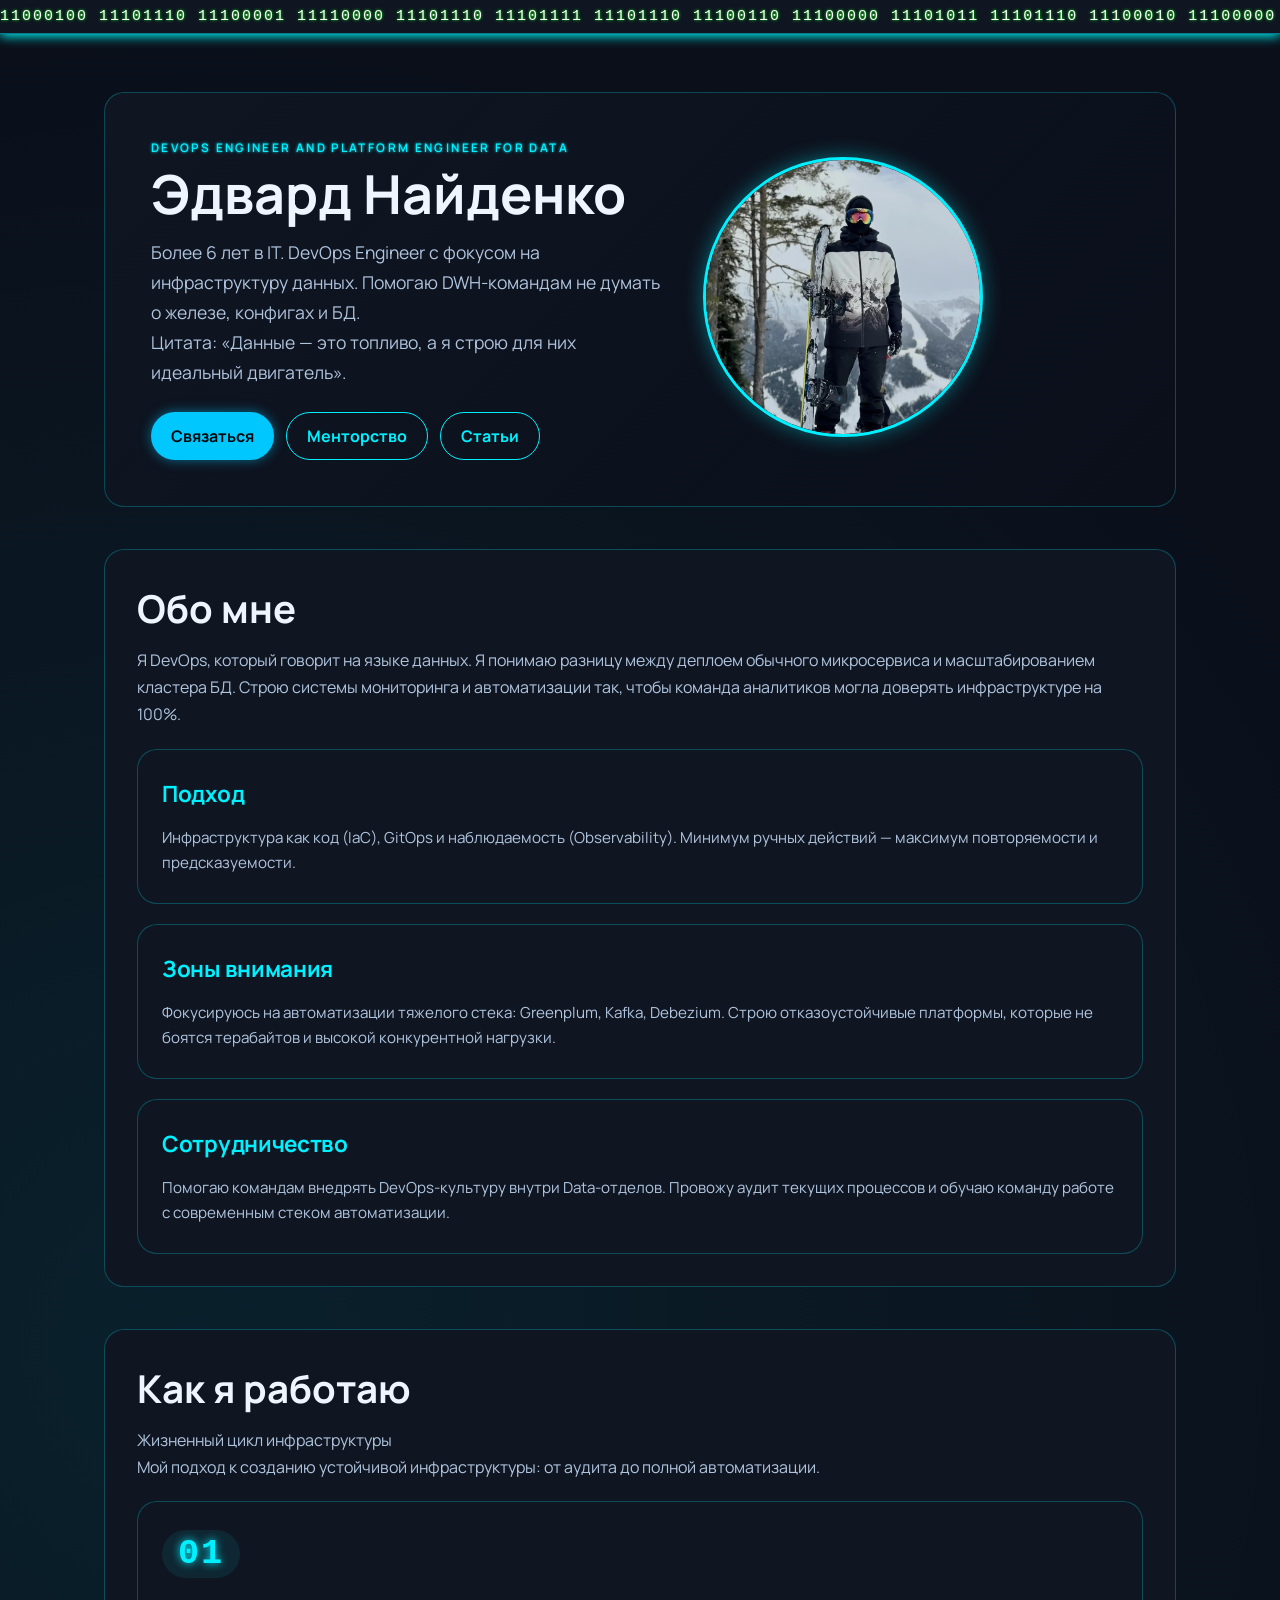
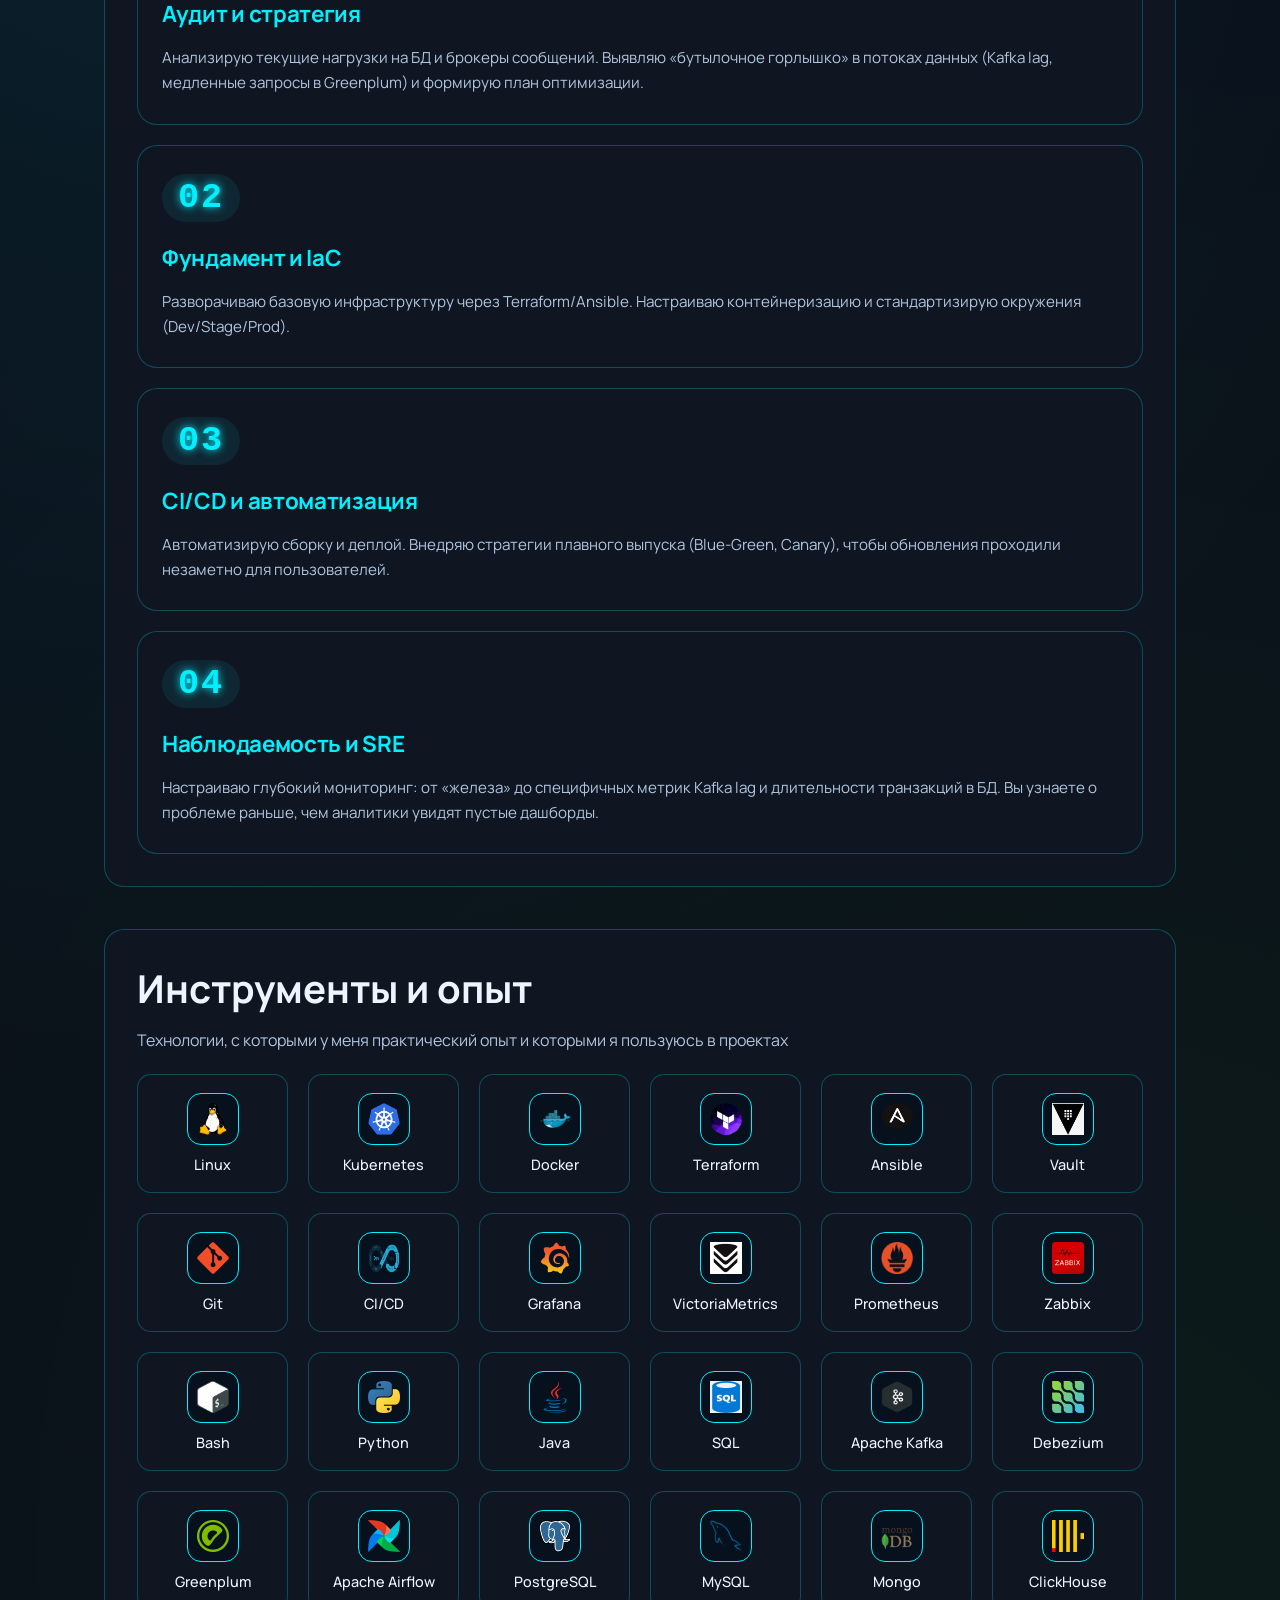
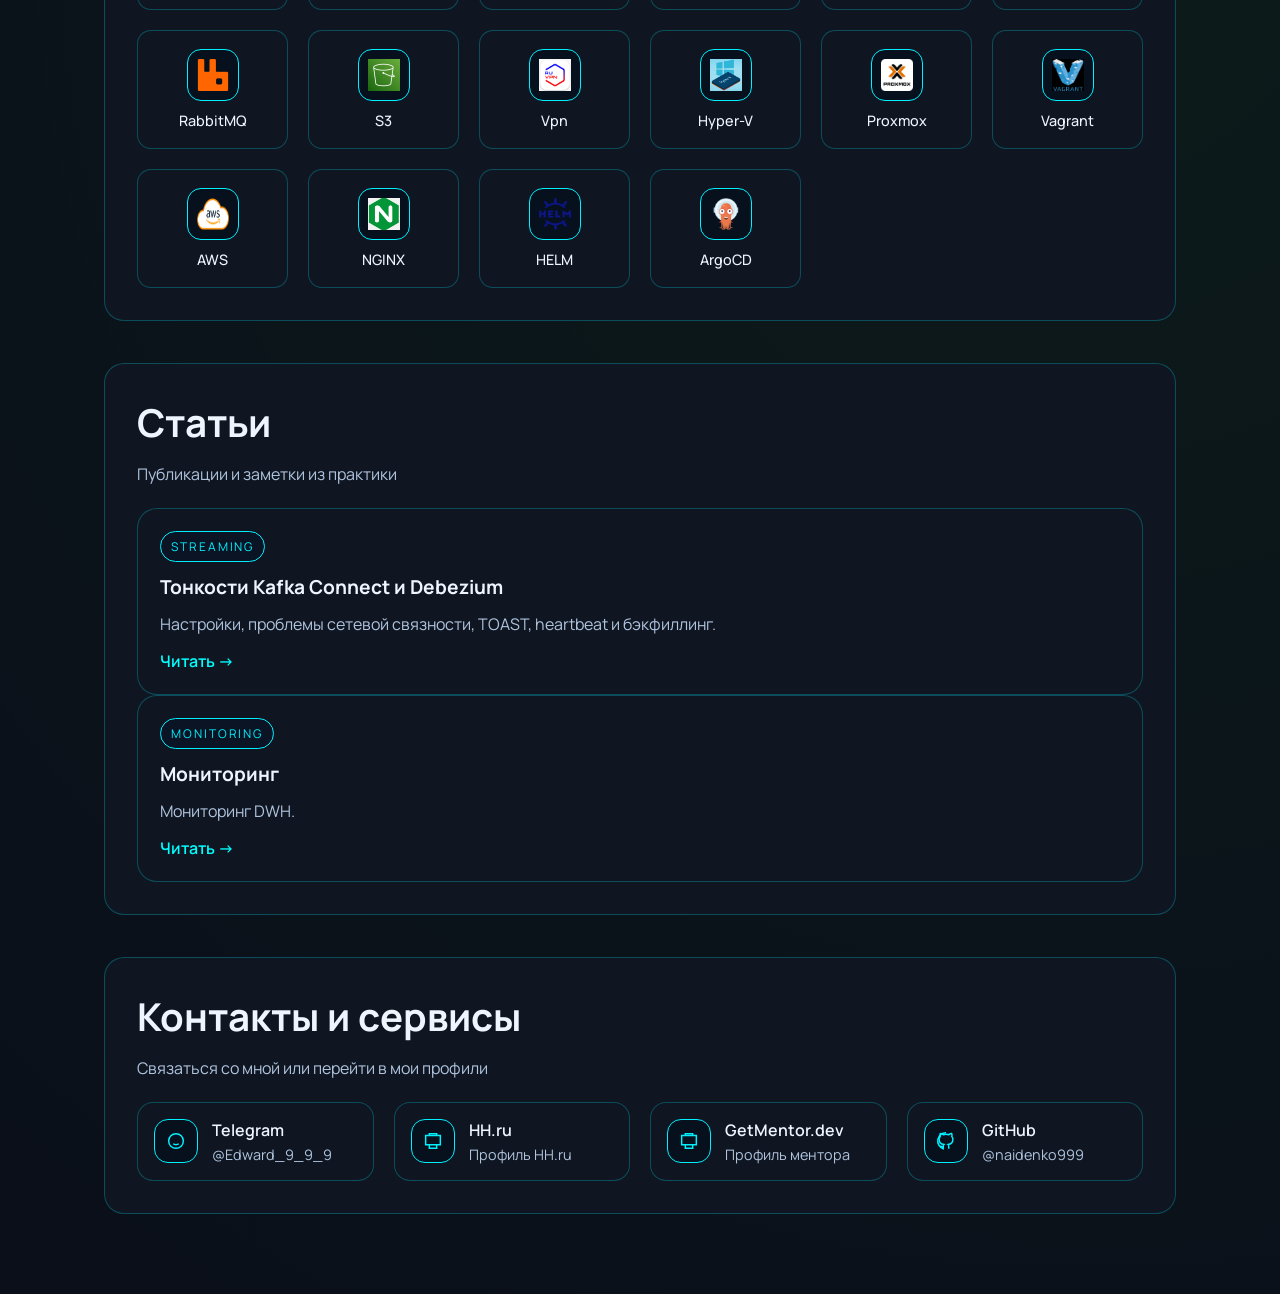
<file: index.html>
<!doctype html>
<html lang="ru">
  <head>
    <meta charset="utf-8" />
    <meta name="viewport" content="width=device-width, initial-scale=1" />
    <title>Эдвард Найденко — Engineer IT</title>
    <meta name="description" content="Портфолио DevOps Engineer: инструменты, статьи и контакты." />
    <link rel="icon" href="/assets/cap.png" type="image/png" />
    <link rel="stylesheet" href="styles.css" />
    <link rel="preconnect" href="https://fonts.googleapis.com" />
    <link rel="preconnect" href="https://fonts.gstatic.com" crossorigin />
    <link href="https://fonts.googleapis.com/css2?family=Manrope:wght@300;400;500;600;700&display=swap" rel="stylesheet" />
  </head>
  <body>

    <!-- БЕГУЩАЯ СТРОКА МАТРИЦА (двоичный код "Добро пожаловать" без пробелов) -->
    <div class="matrix-ticker">
      <div class="ticker-content">
    <span>
      11000100 11101110 11100001 11110000 11101110 11101111 11101110 11100110 11100000 11101011 11101110 11100010 11100000 11110010 11111100 
      00101101 
      01000101 01110110 01100101 01110010 01111001 01110100 01101000 01101001 01101110 01100111 
      00100000 01100001 01110011 00100000 
      01000011 01101111 01100100 01100101
    </span>
      </div>
    </div>

    <div class="page">
      <header class="hero">
        <div class="hero__content">
          <div class="eyebrow">DevOps Engineer and Platform Engineer for Data</div>
          <h1>Эдвард Найденко</h1>
          <p class="lead">
            Более 6 лет в IT. DevOps Engineer с фокусом на инфраструктуру данных. Помогаю DWH-командам не думать о железе, конфигах и БД.<br/>
            Цитата: «Данные — это топливо, а я строю для них идеальный двигатель».
          </p>
          <div class="hero__actions">
            <a class="btn" href="#contacts">Связаться</a>
            <a class="btn btn--ghost" href="mentorship/index.html">Менторство</a>
            <a class="btn btn--ghost" href="#articles">Статьи</a>
          </div>
        </div>
        <div class="hero__visual">
          <img class="hero__photo" src="assets/ava.jpg" alt="Эдвард Найденко" />
        </div>
      </header>

      <!-- Блок "Обо мне" – карточки в столбик -->
      <section class="section" id="about">
        <div class="section__head">
          <h2>Обо мне</h2>
          <p>
            Я DevOps, который говорит на языке данных. Я понимаю разницу между деплоем обычного микросервиса и масштабированием кластера БД. Строю системы мониторинга и автоматизации так, чтобы команда аналитиков могла доверять инфраструктуре на 100%.
          </p>
        </div>
        <div class="about__grid">
          <div class="about__card">
            <h3>Подход</h3>
            <p>Инфраструктура как код (IaC), GitOps и наблюдаемость (Observability). Минимум ручных действий — максимум повторяемости и предсказуемости.</p>
          </div>
          <div class="about__card">
            <h3>Зоны внимания</h3>
            <p>Фокусируюсь на автоматизации тяжелого стека: Greenplum, Kafka, Debezium. Строю отказоустойчивые платформы, которые не боятся терабайтов и высокой конкурентной нагрузки.</p>
          </div>
          <div class="about__card">
            <h3>Сотрудничество</h3>
            <p>Помогаю командам внедрять DevOps-культуру внутри Data-отделов. Провожу аудит текущих процессов и обучаю команду работе с современным стеком автоматизации.</p>
          </div>
        </div>
      </section>

      <!-- Блок "Как я работаю" – тоже в столбик, с неоновыми цифрами -->
      <section class="section" id="workflow">
        <div class="section__head">
          <h2>Как я работаю</h2>
          <p>Жизненный цикл инфраструктуры <br/> 
             Мой подход к созданию устойчивой инфраструктуры: от аудита до полной автоматизации.</p>
        </div>
        <div class="about__grid">
          <div class="work-card">
            <div class="step-number">01</div>
            <h3>Аудит и стратегия</h3>
            <p>Анализирую текущие нагрузки на БД и брокеры сообщений. Выявляю «бутылочное горлышко» в потоках данных (Kafka lag, медленные запросы в Greenplum) и формирую план оптимизации.</p>
          </div>
          <div class="work-card">
            <div class="step-number">02</div>
            <h3>Фундамент и IaC</h3>
            <p>Разворачиваю базовую инфраструктуру через Terraform/Ansible. Настраиваю контейнеризацию и стандартизирую окружения (Dev/Stage/Prod).</p>
          </div>
          <div class="work-card">
            <div class="step-number">03</div>
            <h3>CI/CD и автоматизация</h3>
            <p>Автоматизирую сборку и деплой. Внедряю стратегии плавного выпуска (Blue-Green, Canary), чтобы обновления проходили незаметно для пользователей.</p>
          </div>
          <div class="work-card">
            <div class="step-number">04</div>
            <h3>Наблюдаемость и SRE</h3>
            <p>Настраиваю глубокий мониторинг: от «железа» до специфичных метрик Kafka lag и длительности транзакций в БД. Вы узнаете о проблеме раньше, чем аналитики увидят пустые дашборды.</p>
          </div>
        </div>
      </section>

      <section class="section" id="tools">
        <div class="section__head">
          <h2>Инструменты и опыт</h2>
          <p>Технологии, с которыми у меня практический опыт и которыми я пользуюсь в проектах</p>
        </div>
        <div class="tools__grid">
          <a class="tool-card" href="https://www.kernel.org/doc/man-pages/" target="_blank" rel="noreferrer"><div class="tool-icon"><img src="assets/tools/linux.png" alt="Linux" /></div><span>Linux</span></a>
          <a class="tool-card" href="https://kubernetes.io/docs/" target="_blank" rel="noreferrer"><div class="tool-icon"><img src="assets/tools/kubernetes.png" alt="Kubernetes" /></div><span>Kubernetes</span></a>
          <a class="tool-card" href="https://docs.docker.com/" target="_blank" rel="noreferrer"><div class="tool-icon"><img src="assets/tools/docker.png" alt="Docker" /></div><span>Docker</span></a>
          <a class="tool-card" href="https://developer.hashicorp.com/terraform" target="_blank" rel="noreferrer"><div class="tool-icon"><img src="assets/tools/Terraform.png" alt="Terraform" /></div><span>Terraform</span></a>
          <a class="tool-card" href="https://docs.ansible.com/projects/ansible/latest/index.html" target="_blank" rel="noreferrer"><div class="tool-icon"><img src="assets/tools/Ansible.png" alt="Ansible" /></div><span>Ansible</span></a>
          <a class="tool-card" href="https://developer.hashicorp.com/vault/docs" target="_blank" rel="noreferrer"><div class="tool-icon"><img src="assets/tools/Vault.png" alt="Vault" /></div><span>Vault</span></a>
          <a class="tool-card" href="https://git-scm.com/docs/git" target="_blank" rel="noreferrer"><div class="tool-icon"><img src="assets/tools/git.png" alt="Git" /></div><span>Git</span></a>
          <a class="tool-card" href="https://docs.github.com/en/actions/" target="_blank" rel="noreferrer"><div class="tool-icon"><img src="assets/tools/ci-cd.png" alt="CI/CD" /></div><span>CI/CD</span></a>
          <a class="tool-card" href="https://grafana.com/docs/grafana/latest/" target="_blank" rel="noreferrer"><div class="tool-icon"><img src="assets/tools/grafana.svg" alt="Grafana" /></div><span>Grafana</span></a>
          <a class="tool-card" href="https://docs.victoriametrics.com/?_gl=1*1fqf7ru*_gcl_au*Mzg3MTk0OTg0LjE3NzUzMzcxMjU.*_ga*MTY1MjI4NjYxNC4xNzc1MzM3MTI1*_ga_N9SVT8S3HK*czE3NzUzMzcxMjUkbzEkZzAkdDE3NzUzMzcxMjUkajYwJGwwJGgw" target="_blank" rel="noreferrer"><div class="tool-icon"><img src="assets/tools/VictoriaMetrics.png" alt="VictoriaMetrics" /></div><span>VictoriaMetrics</span></a>
          <a class="tool-card" href="https://prometheus.io/docs/introduction/overview/" target="_blank" rel="noreferrer"><div class="tool-icon"><img src="assets/tools/prometheus.png" alt="Prometheus" /></div><span>Prometheus</span></a>
          <a class="tool-card" href="https://www.zabbix.com/ru/manuals" target="_blank" rel="noreferrer"><div class="tool-icon"><img src="assets/tools/Zabbix.png" alt="Zabbix" /></div><span>Zabbix</span></a>
          <a class="tool-card" href="https://www.gnu.org/software/bash/" target="_blank" rel="noreferrer"><div class="tool-icon"><img src="assets/tools/bash.png" alt="Bash" /></div><span>Bash</span></a>
          <a class="tool-card" href="https://www.python.org/doc/" target="_blank" rel="noreferrer"><div class="tool-icon"><img src="assets/tools/python.png" alt="Python" /></div><span>Python</span></a>
          <a class="tool-card" href="https://docs.oracle.com/en/java/" target="_blank" rel="noreferrer"><div class="tool-icon"><img src="assets/tools/java.png" alt="Java" /></div><span>Java</span></a>
          <a class="tool-card" href="https://www.postgresql.org/docs/current/sql.html" target="_blank" rel="noreferrer"><div class="tool-icon"><img src="assets/tools/SQL.png" alt="SQL" /></div><span>SQL</span></a>
          <a class="tool-card" href="https://kafka.apache.org/documentation" target="_blank" rel="noreferrer"><div class="tool-icon"><img src="assets/tools/Apache-kafka.png" alt="Apache Kafka" /></div><span>Apache Kafka</span></a>
          <a class="tool-card" href="https://debezium.io/documentation/" target="_blank" rel="noreferrer"><div class="tool-icon"><img src="assets/tools/debezium.png" alt="Debezium" /></div><span>Debezium</span></a>
          <a class="tool-card" href="https://docs.vmware.com/en/VMware-Greenplum/index.html" target="_blank" rel="noreferrer"><div class="tool-icon"><img src="assets/tools/greenplum.png" alt="Greenplum" /></div><span>Greenplum</span></a>
          <a class="tool-card" href="https://airflow.apache.org/docs/" target="_blank" rel="noreferrer"><div class="tool-icon"><img src="assets/tools/apache-airflow.png" alt="Apache Airflow" /></div><span>Apache Airflow</span></a>
          <a class="tool-card" href="https://www.postgresql.org/docs/" target="_blank" rel="noreferrer"><div class="tool-icon"><img src="assets/tools/postgresql.png" alt="PostgreSQL" /></div><span>PostgreSQL</span></a>
          <a class="tool-card" href="https://dev.mysql.com/doc/" target="_blank" rel="noreferrer"><div class="tool-icon"><img src="assets/tools/mysql.png" alt="MySQL" /></div><span>MySQL</span></a>
          <a class="tool-card" href="https://www.mongodb.com/docs/" target="_blank" rel="noreferrer"><div class="tool-icon"><img src="assets/tools/mongo.png" alt="Mongo" /></div><span>Mongo</span></a>
          <a class="tool-card" href="https://clickhouse.com/docs/en" target="_blank" rel="noreferrer"><div class="tool-icon"><img src="assets/tools/clickhouse.png" alt="ClickHouse" /></div><span>ClickHouse</span></a>
          <a class="tool-card" href="https://www.rabbitmq.com/docs" target="_blank" rel="noreferrer"><div class="tool-icon"><img src="assets/tools/rabbitmq.png" alt="RabbitMQ" /></div><span>RabbitMQ</span></a>
          <a class="tool-card" href="https://aws.amazon.com/documentation-overview/s3/" target="_blank" rel="noreferrer"><div class="tool-icon"><img src="assets/tools/s3.png" alt="S3" /></div><span>S3</span></a>
          <a class="tool-card" href="https://ru.wikipedia.org/wiki/VPN" target="_blank" rel="noreferrer"><div class="tool-icon"><img src="assets/tools/vpn.png" alt="Vpn" /></div><span>Vpn</span></a>
          <a class="tool-card" href="https://learn.microsoft.com/ru-ru/windows-server/virtualization/hyper-v/" target="_blank" rel="noreferrer"><div class="tool-icon"><img src="assets/tools/Hyper-V.png" alt="Hyper-V" /></div><span>Hyper-V</span></a>
          <a class="tool-card" href="https://www.proxmox.com/en/" target="_blank" rel="noreferrer"><div class="tool-icon"><img src="assets/tools/Proxmox.png" alt="Proxmox" /></div><span>Proxmox</span></a>
          <a class="tool-card" href="https://developer.hashicorp.com/vagrant/docs" target="_blank" rel="noreferrer"><div class="tool-icon"><img src="assets/tools/Vagrant.jpg" alt="Vagrant" /></div><span>Vagrant</span></a>
          <a class="tool-card" href="https://docs.amazonaws.cn/en_us/?nc2=h_l2_su" target="_blank" rel="noreferrer"><div class="tool-icon"><img src="assets/tools/AWS.png" alt="AWS" /></div><span>AWS</span></a>
          <a class="tool-card" href="https://nginx.org/ru/" target="_blank" rel="noreferrer"><div class="tool-icon"><img src="assets/tools/NGINX.png" alt="NGINX" /></div><span>NGINX</span></a>
          <a class="tool-card" href="https://helm.sh/docs" target="_blank" rel="noreferrer"><div class="tool-icon"><img src="assets/tools/HELM.png" alt="HELM" /></div><span>HELM</span></a>
          <a class="tool-card" href="https://argo-cd.readthedocs.io/en/stable/" target="_blank" rel="noreferrer"><div class="tool-icon"><img src="assets/tools/ArgoCD.png" alt="ArgoCD" /></div><span>ArgoCD</span></a>
        </div>
      </section>

      <section class="section" id="articles">
        <div class="section__head">
          <h2>Статьи</h2>
          <p>Публикации и заметки из практики</p>
        </div>
        <div class="articles__grid">
          <a class="article-card" href="debezium/index.html">
            <div class="article-card__tag">Streaming</div>
            <h3>Тонкости Kafka Connect и Debezium</h3>
            <p>Настройки, проблемы сетевой связности, TOAST, heartbeat и бэкфиллинг.</p>
            <span class="article-card__cta">Читать →</span>
          </a>
        </div>
       <div class="articles__grid">
          <a class="article-card" href="monitoring/index.html">
            <div class="article-card__tag">Monitoring</div>
            <h3>Мониторинг</h3>
            <p>Мониторинг DWH.</p>
            <span class="article-card__cta">Читать →</span>
          </a>
        </div>
      </section>


      <section class="section" id="contacts">
        <div class="section__head">
          <h2>Контакты и сервисы</h2>
          <p>Связаться со мной или перейти в мои профили</p>
        </div>
        <div class="contacts__grid">
          <a class="contact-card" href="https://t.me/Edward_9_9_9" target="_blank" rel="noreferrer">
            <div class="contact-icon" aria-hidden="true">
              <svg viewBox="0 0 24 24" fill="none" stroke="currentColor" stroke-width="1.6">
                <path d="M4 12a8 8 0 1 0 16 0 8 8 0 0 0-16 0Z" />
                <path d="M9 15c.7.7 1.7 1 3 1s2.3-.3 3-1" />
                <path d="M9 10h.01M15 10h.01" />
              </svg>
            </div>
            <div>
              <div class="contact-title">Telegram</div>
              <div class="contact-meta">@Edward_9_9_9</div>
            </div>
          </a>
          <a class="contact-card" href="https://hh.ru/resume/ef3e37c2ff0f1481760039ed1f483250583247" target="_blank" rel="noreferrer">
            <div class="contact-icon" aria-hidden="true">
              <svg viewBox="0 0 24 24" fill="none" stroke="currentColor" stroke-width="1.6">
                <path d="M4 6h16v10H4z" />
                <path d="M8 6V4h8v2" />
                <path d="M8 16v4h8v-4" />
              </svg>
            </div>
            <div>
              <div class="contact-title">HH.ru</div>
              <div class="contact-meta">Профиль HH.ru</div>
            </div>
          </a>
          <a class="contact-card" href="https://getmentor.dev/mentor/" target="_blank" rel="noreferrer">
            <div class="contact-icon" aria-hidden="true">
              <svg viewBox="0 0 24 24" fill="none" stroke="currentColor" stroke-width="1.6">
                <path d="M4 6h16v10H4z" />
                <path d="M8 6V4h8v2" />
                <path d="M8 16v4h8v-4" />
              </svg>
            </div>
            <div>
              <div class="contact-title">GetMentor.dev</div>
              <div class="contact-meta">Профиль ментора</div>
            </div>
          </a>
          <a class="contact-card" href="https://github.com/naidenko999" target="_blank" rel="noreferrer">
            <div class="contact-icon" aria-hidden="true">
              <svg viewBox="0 0 24 24" fill="none" stroke="currentColor" stroke-width="1.6">
                <path d="M12 3a9 9 0 0 0-3 17.5V18c-2.2.5-3.3-1-3.3-1" />
                <path d="M15 20.5v-2.6c0-.9-.3-1.5-.8-2 2.6-.3 5.3-1.3 5.3-5.8a4.5 4.5 0 0 0-1.2-3.1 4 4 0 0 0-.1-3.1s-1-.3-3.2 1.2a11 11 0 0 0-6 0C6.8 3.6 5.8 4 5.8 4a4 4 0 0 0-.1 3.1A4.5 4.5 0 0 0 4.5 10c0 4.5 2.7 5.5 5.3 5.8-.5.5-.8 1.1-.8 2v2.7" />
              </svg>
            </div>
            <div>
              <div class="contact-title">GitHub</div>
              <div class="contact-meta">@naidenko999</div>
            </div>
          </a>
        </div>
      </section>
    </div>
  </body>
</html>
</file>
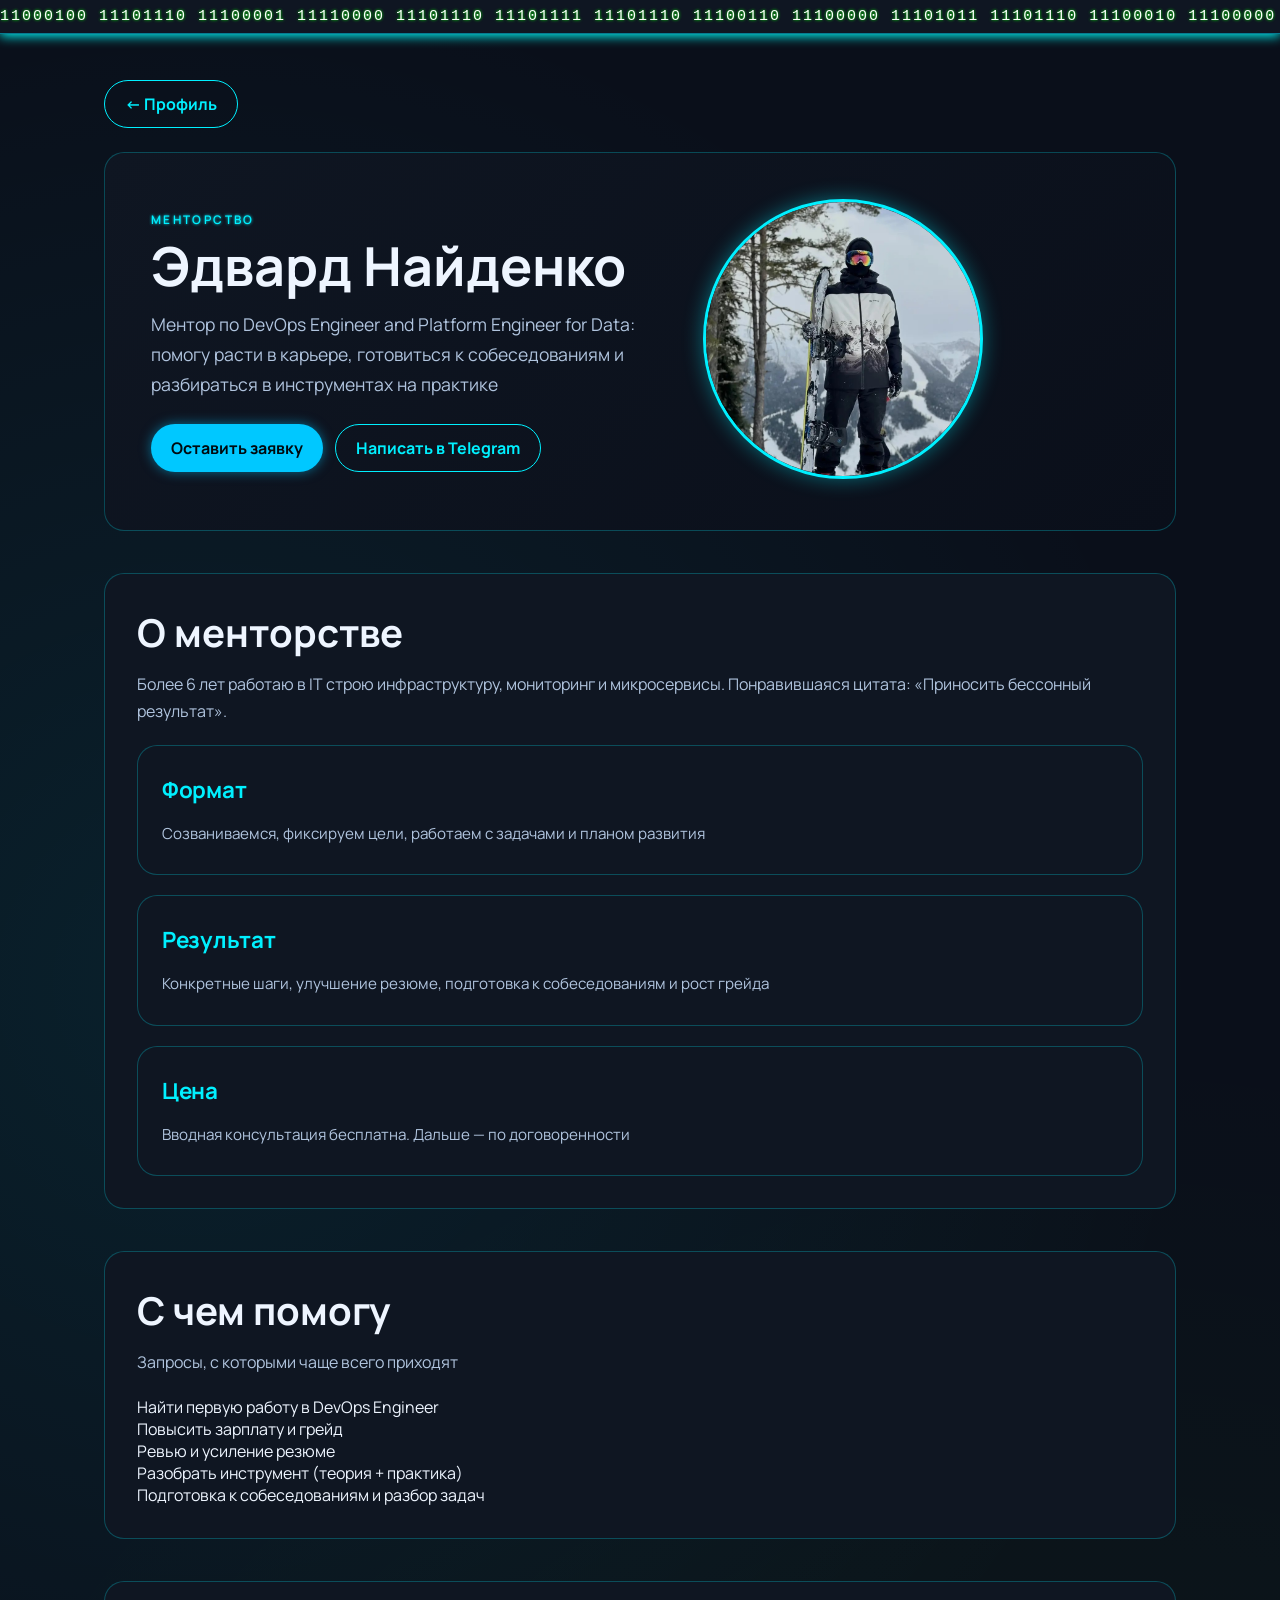
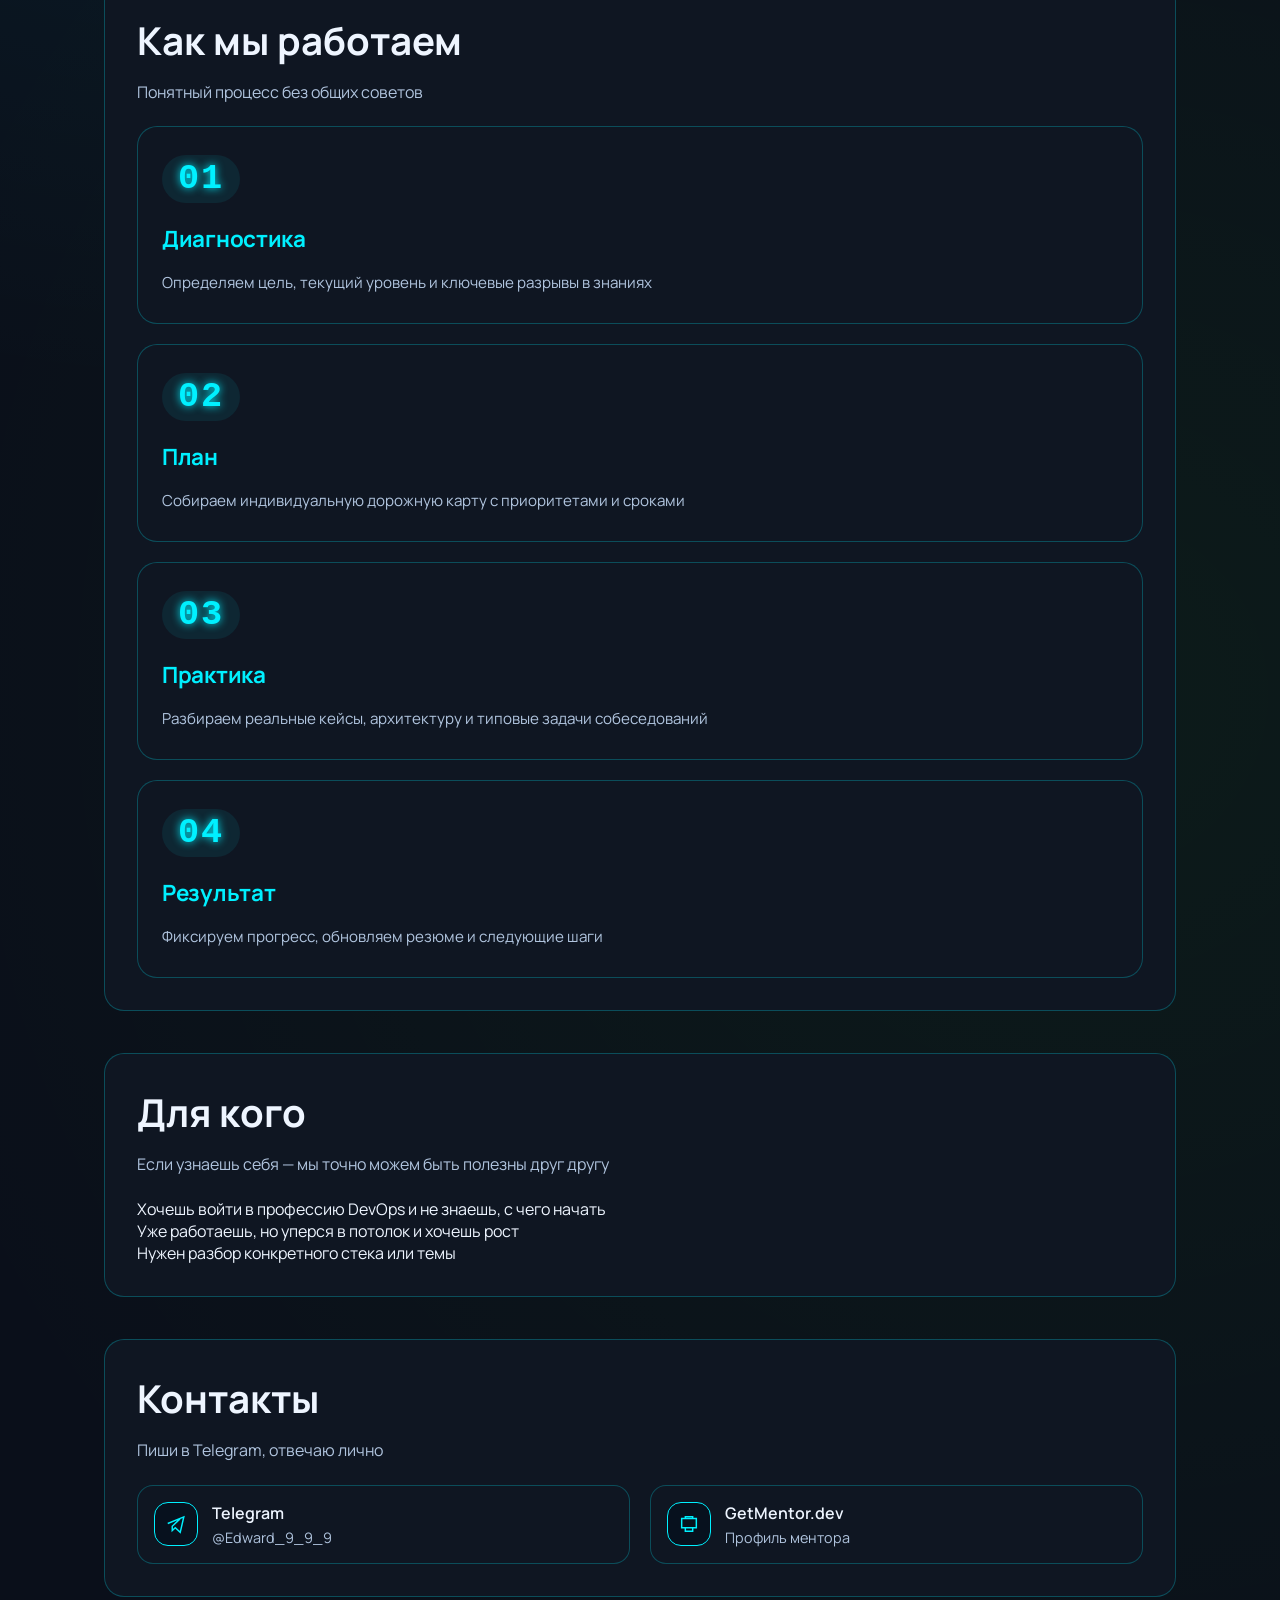
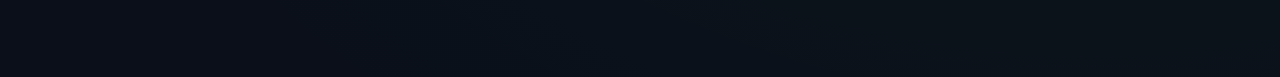
<file: mentorship/index.html>
<!doctype html>
<html lang="ru">
  <head>
    <meta charset="utf-8" />
    <meta name="viewport" content="width=device-width, initial-scale=1" />
    <title>Менторство по DevOps Engineer — Эдвард Найденко</title>
    <meta name="description" content="Менторство по DevOps Engineer: карьера, собеседования, архитектура и рост." />
    <link rel="icon" href="/mentorship/assets/icon.png" type="image/png" />
    <link rel="stylesheet" href="../styles.css" />
    <link rel="preconnect" href="https://fonts.googleapis.com" />
    <link rel="preconnect" href="https://fonts.gstatic.com" crossorigin />
    <link href="https://fonts.googleapis.com/css2?family=Manrope:wght@300;400;500;600;700&display=swap" rel="stylesheet" />
  </head>
  <body>
    <!-- Бегущая строка (для единообразия с главной) -->
    <div class="matrix-ticker">
      <div class="ticker-content">
    <span>
      11000100 11101110 11100001 11110000 11101110 11101111 11101110 11100110 11100000 11101011 11101110 11100010 11100000 11110010 11111100 
      00101101 
      01000101 01110110 01100101 01110010 01111001 01110100 01101000 01101001 01101110 01100111 
      00100000 01100001 01110011 00100000 
      01000011 01101111 01100100 01100101
    </span>
      </div>
    </div>

    <div class="page">
      <!-- Кнопка "Профиль" – стилизована как кнопка -->
      <div class="hero__actions" style="margin-bottom: 24px; justify-content: flex-start;">
        <a class="btn btn--ghost" href="../index.html">← Профиль</a>
      </div>

      <header class="hero">
        <div class="hero__content">
          <div class="eyebrow">Менторство</div>
          <h1>Эдвард Найденко</h1>
          <p class="lead">
            Ментор по DevOps Engineer and Platform Engineer for Data: помогу расти в карьере, готовиться к собеседованиям и разбираться
            в инструментах на практике
          </p>
          <div class="hero__actions">
            <a class="btn" href="https://getmentor.dev/mentor/" target="_blank" rel="noreferrer">Оставить заявку</a>
            <a class="btn btn--ghost" href="#contacts">Написать в Telegram</a>
          </div>
        </div>
        <div class="hero__visual">
          <img class="hero__photo" src="../assets/ava.jpg" alt="Эдвард Найденко" />
        </div>
      </header>

      <section class="section" id="about">
        <div class="section__head">
          <h2>О менторстве</h2>
          <p>
            Более 6 лет работаю в IT строю инфраструктуру, мониторинг и микросервисы. Понравившаяся цитата: «Приносить бессонный результат».
          </p>
        </div>
        <div class="about__grid">
          <div class="about__card">
            <h3>Формат</h3>
            <p>Созваниваемся, фиксируем цели, работаем с задачами и планом развития</p>
          </div>
          <div class="about__card">
            <h3>Результат</h3>
            <p>Конкретные шаги, улучшение резюме, подготовка к собеседованиям и рост грейда</p>
          </div>
          <div class="about__card">
            <h3>Цена</h3>
            <p>Вводная консультация бесплатна. Дальше — по договоренности</p>
          </div>
        </div>
      </section>

      <section class="section" id="help">
        <div class="section__head">
          <h2>С чем помогу</h2>
          <p>Запросы, с которыми чаще всего приходят</p>
        </div>
        <div class="list-grid">
          <div class="list-card">Найти первую работу в DevOps Engineer</div>
          <div class="list-card">Повысить зарплату и грейд</div>
          <div class="list-card">Ревью и усиление резюме</div>
          <div class="list-card">Разобрать инструмент (теория + практика)</div>
          <div class="list-card">Подготовка к собеседованиям и разбор задач</div>
        </div>
      </section>

      <!-- НОВЫЙ БЛОК "Как мы работаем" – стилизован как "Обо мне" -->
      <section class="section" id="process">
        <div class="section__head">
          <h2>Как мы работаем</h2>
          <p>Понятный процесс без общих советов</p>
        </div>
        <div class="about__grid">
          <div class="work-card">
            <div class="step-number">01</div>
            <h3>Диагностика</h3>
            <p>Определяем цель, текущий уровень и ключевые разрывы в знаниях</p>
          </div>
          <div class="work-card">
            <div class="step-number">02</div>
            <h3>План</h3>
            <p>Собираем индивидуальную дорожную карту с приоритетами и сроками</p>
          </div>
          <div class="work-card">
            <div class="step-number">03</div>
            <h3>Практика</h3>
            <p>Разбираем реальные кейсы, архитектуру и типовые задачи собеседований</p>
          </div>
          <div class="work-card">
            <div class="step-number">04</div>
            <h3>Результат</h3>
            <p>Фиксируем прогресс, обновляем резюме и следующие шаги</p>
          </div>
        </div>
      </section>

      <section class="section" id="audience">
        <div class="section__head">
          <h2>Для кого</h2>
          <p>Если узнаешь себя — мы точно можем быть полезны друг другу</p>
        </div>
        <div class="list-grid">
          <div class="list-card">Хочешь войти в профессию DevOps и не знаешь, с чего начать</div>
          <div class="list-card">Уже работаешь, но уперся в потолок и хочешь рост</div>
          <div class="list-card">Нужен разбор конкретного стека или темы</div>
        </div>
      </section>

      <section class="section" id="contacts">
        <div class="section__head">
          <h2>Контакты</h2>
          <p>Пиши в Telegram, отвечаю лично</p>
        </div>
        <div class="contacts__grid">
          <a class="contact-card" href="https://t.me/Edward_9_9_9" target="_blank" rel="noreferrer">
            <div class="contact-icon" aria-hidden="true">
              <svg viewBox="0 0 24 24" fill="none" stroke="currentColor" stroke-width="1.6">
                <path d="M3 11.5l17.5-7.2-3.9 16.8-5.4-5-3.3 3.1v-4.7l8.5-8.1" />
              </svg>
            </div>
            <div>
              <div class="contact-title">Telegram</div>
              <div class="contact-meta">@Edward_9_9_9</div>
            </div>
          </a>
          <a class="contact-card" href="https://getmentor.dev/mentor/" target="_blank" rel="noreferrer">
            <div class="contact-icon" aria-hidden="true">
              <svg viewBox="0 0 24 24" fill="none" stroke="currentColor" stroke-width="1.6">
                <path d="M4 6h16v10H4z" />
                <path d="M8 6V4h8v2" />
                <path d="M8 16v4h8v-4" />
              </svg>
            </div>
            <div>
              <div class="contact-title">GetMentor.dev</div>
              <div class="contact-meta">Профиль ментора</div>
            </div>
          </a>
        </div>
      </section>
    </div>
  </body>
</html>
</file>
<file: styles.css>
:root {
  color-scheme: dark;
  --bg-deep: #0a0f1a;
  --bg-card: #0f1622;
  --bg-card-hover: #141c2c;
  --neon-cyan: #00f0ff;
  --neon-cyan-soft: #00e0ff80;
  --neon-green: #39ff14;
  --text-primary: #eef5ff;
  --text-secondary: #b0c4de;
  --accent: #00c8ff;
  --accent-strong: #0ff;
  --shadow-neon: 0 12px 30px rgba(0, 240, 255, 0.08), 0 0 0 1px rgba(0, 240, 255, 0.2);
  --shadow-neon-hover: 0 18px 36px rgba(0, 240, 255, 0.15), 0 0 0 1.5px #00f0ff;
  --radius: 20px;
}

* {
  margin: 0;
  padding: 0;
  box-sizing: border-box;
}

body {
  background: var(--bg-deep);
  background-image: radial-gradient(circle at 15% 30%, rgba(0, 240, 255, 0.08) 0%, transparent 40%),
                    radial-gradient(circle at 85% 70%, rgba(57, 255, 20, 0.05) 0%, transparent 50%);
  font-family: "Manrope", system-ui, -apple-system, sans-serif;
  color: var(--text-primary);
  min-height: 100vh;
}

/* ========= БЕГУЩАЯ СТРОКА ========= */
.matrix-ticker {
  position: fixed;
  top: 0;
  left: 0;
  width: 100%;
  background: #0f1622;
  color: rgb(253, 254, 253);
  font-family: 'Courier New', 'Fira Code', monospace;
  font-size: 15px;
  font-weight: 500;
  padding: 8px 0;
  overflow: hidden;
  white-space: nowrap;
  z-index: 1000;
  border-bottom: 1px solid #00e0ff80;
  box-shadow: 0 2px 12px #0ff;
  backdrop-filter: blur(2px);
}

.ticker-content {
  display: inline-block;
  white-space: nowrap;
  animation: scrollMatrix 45s linear infinite;
  letter-spacing: 2px;
}

.ticker-content span {
  display: inline-block;
  padding-right: 2.5em;
  text-shadow: 0 0 3px #0f0;
}

@keyframes scrollMatrix {
  0% { transform: translateX(0); }
  100% { transform: translateX(-50%); }
}

/* основной контейнер */
.page {
  max-width: 1120px;
  margin: 0 auto;
  padding: 80px 24px 80px;
  position: relative;
}

/* БЫСТРЫЙ ОТКЛИК */
.hero,
.section,
.about__card,
.tool-card,
.article-card,
.contact-card,
.work-card {
  transition: box-shadow 0.1s ease, border-color 0.1s ease, background 0.1s ease;
}

.hero:hover,
.section:hover,
.about__card:hover,
.tool-card:hover,
.article-card:hover,
.contact-card:hover,
.work-card:hover {
  box-shadow: var(--shadow-neon-hover);
  border-color: rgba(0, 240, 255, 0.8);
  background: var(--bg-card-hover);
  transform: none;
}

/* hero */
.hero {
  background: linear-gradient(135deg, #0f1622 0%, #0a0f1a 100%);
  margin-top: 12px;
  animation: rise 0.8s ease;
  display: grid;
  grid-template-columns: minmax(0, 1.1fr) minmax(0, 0.9fr);
  gap: 32px;
  align-items: center;
  padding: 46px;
  border: 1px solid rgba(0, 240, 255, 0.25);
  border-radius: var(--radius);
}

.hero__photo {
  width: min(280px, 70vw);
  height: min(280px, 70vw);
  border-radius: 50%;
  object-fit: cover;
  border: 3px solid var(--neon-cyan);
  box-shadow: 0 0 20px rgba(0, 240, 255, 0.4);
  background: #0f1622;
}

.eyebrow {
  text-transform: uppercase;
  letter-spacing: 0.2em;
  font-size: 0.74rem;
  color: var(--neon-cyan);
  font-weight: 600;
  margin-bottom: 10px;
  text-shadow: 0 0 3px var(--neon-cyan);
}

h1 {
  font-family: "Manrope", system-ui, -apple-system, sans-serif;
  font-size: clamp(2.5rem, 4.2vw, 3.6rem);
  margin: 0 0 16px;
  line-height: 1.05;
  color: var(--text-primary);
}

.lead {
  font-size: 1.1rem;
  line-height: 1.7;
  color: var(--text-secondary);
  margin: 0 0 24px;
}

.hero__actions {
  display: flex;
  gap: 12px;
  flex-wrap: wrap;
}

.btn {
  display: inline-flex;
  align-items: center;
  gap: 8px;
  padding: 12px 20px;
  border-radius: 999px;
  background: var(--accent);
  color: #010a0f;
  text-decoration: none;
  font-weight: 700;
  box-shadow: 0 0 12px rgba(0, 200, 255, 0.5);
  transition: transform 0.1s ease, box-shadow 0.1s ease;
}

.btn:hover {
  background: #0ff;
  box-shadow: 0 0 18px #0ff;
  transform: translateY(-2px);
}

.btn--ghost {
  background: transparent;
  border: 1px solid var(--neon-cyan);
  color: var(--neon-cyan);
  box-shadow: none;
}

.btn--ghost:hover {
  background: rgba(0, 240, 255, 0.1);
  box-shadow: 0 0 10px var(--neon-cyan-soft);
}

/* общие секции */
.section {
  margin-top: 42px;
  padding: 32px;
  border: 1px solid rgba(0, 240, 255, 0.25);
  border-radius: var(--radius);
  background: var(--bg-card);
  animation: fadeUp 0.8s ease;
}

.section__head h2 {
  font-size: clamp(1.8rem, 3vw, 2.4rem);
  margin: 0 0 12px;
  color: var(--text-primary);
}

.section__head p {
  color: var(--text-secondary);
  margin: 0 0 20px;
  line-height: 1.7;
}

/* сетки */
.about__grid,
.tools__grid,
.articles__grid,
.contacts__grid {
  display: grid;
  gap: 20px;
}

/* ГЛАВНОЕ: ОДНА КОЛОНКА ДЛЯ "Обо мне" и "Как мы работаем" */
.about__grid {
  grid-template-columns: 1fr;
}

.tools__grid {
  grid-template-columns: repeat(auto-fit, minmax(150px, 1fr));
}

.articles__grid {
  grid-template-columns: repeat(auto-fit, minmax(260px, 1fr));
}

.contacts__grid {
  grid-template-columns: repeat(auto-fit, minmax(220px, 1fr));
}

/* карточки "Обо мне" */
.about__card {
  background: var(--bg-card);
  border: 1px solid rgba(0, 240, 255, 0.25);
  border-radius: var(--radius);
  padding: 28px 24px;
  transition: box-shadow 0.1s ease, border-color 0.1s ease, background 0.1s ease;
}

.about__card h3 {
  font-size: 1.4rem;
  margin-bottom: 16px;
  color: var(--neon-cyan);
  letter-spacing: -0.3px;
}

.about__card p {
  font-size: 0.95rem;
  line-height: 1.65;
  color: var(--text-secondary);
}

/* карточки "Как мы работаем" */
.work-card {
  background: var(--bg-card);
  border: 1px solid rgba(0, 240, 255, 0.25);
  border-radius: var(--radius);
  padding: 28px 24px;
  transition: box-shadow 0.1s ease, border-color 0.1s ease, background 0.1s ease;
  display: flex;
  flex-direction: column;
  align-items: flex-start;
}

.work-card h3 {
  font-size: 1.4rem;
  margin-bottom: 16px;
  color: var(--neon-cyan);
  letter-spacing: -0.3px;
}

.work-card p {
  font-size: 0.95rem;
  line-height: 1.65;
  color: var(--text-secondary);
}

.step-number {
  font-family: 'Courier New', monospace;
  font-size: 2.2rem;
  font-weight: 700;
  color: var(--neon-cyan);
  text-shadow: 0 0 8px var(--neon-cyan);
  background: rgba(0, 240, 255, 0.08);
  display: inline-block;
  padding: 4px 16px;
  border-radius: 60px;
  margin-bottom: 20px;
  letter-spacing: 2px;
}

/* карточка инструмента */
.tool-card {
  display: flex;
  flex-direction: column;
  align-items: center;
  border: 1px solid rgba(0, 240, 255, 0.25);
  text-align: center;
  gap: 10px;
  padding: 18px 12px;
  text-decoration: none;
  color: inherit;
  background: var(--bg-card);
  border-radius: 14px;
  transition: box-shadow 0.1s ease, border-color 0.1s ease, background 0.1s ease;
}

.tool-icon {
  width: 52px;
  height: 52px;
  background: #07111e;
  border: 1px solid var(--neon-cyan);  /* рамка остаётся, но без свечения */
  border-radius: 14px;
  display: flex;
  align-items: center;
  justify-content: center;
  /* убрали box-shadow */
}

.tool-icon img {
  width: 32px;
  height: 32px;
  /* убрали filter */
}

.tool-card span {
  font-size: 0.9rem;
  font-weight: 500;
}

/* статья */
.article-card {
  padding: 22px;
  display: flex;
  flex-direction: column;
  gap: 12px;
  text-decoration: none;
  color: inherit;
  background: var(--bg-card);
  border: 1px solid rgba(0, 240, 255, 0.25);
  border-radius: var(--radius);
  transition: box-shadow 0.1s ease, border-color 0.1s ease, background 0.1s ease;
}

.article-card__tag {
  display: inline-block;
  font-size: 0.75rem;
  text-transform: uppercase;
  letter-spacing: 0.16em;
  color: var(--neon-cyan);
  background: #0a1424;
  padding: 6px 10px;
  border-radius: 999px;
  width: max-content;
  border: 1px solid var(--neon-cyan);
}

.article-card h3 {
  margin: 0;
  font-size: 1.2rem;
}

.article-card p {
  margin: 0;
  color: var(--text-secondary);
  line-height: 1.6;
}

.article-card__cta {
  font-weight: 600;
  color: var(--accent-strong);
}

/* контакты */
.contact-card {
  display: flex;
  gap: 14px;
  align-items: center;
  padding: 16px;
  text-decoration: none;
  color: inherit;
  background: var(--bg-card);
  border: 1px solid rgba(0, 240, 255, 0.25);
  border-radius: 16px;
  transition: box-shadow 0.1s ease, border-color 0.1s ease, background 0.1s ease;
}

.contact-icon {
  width: 44px;
  height: 44px;
  background: #07111e;
  border: 1px solid var(--neon-cyan);
  border-radius: 14px;
  display: flex;
  align-items: center;
  justify-content: center;
  color: var(--neon-cyan);
}

.contact-icon svg {
  width: 22px;
  height: 22px;
  stroke: var(--neon-cyan);
}

.contact-title {
  font-weight: 600;
  margin-bottom: 4px;
}

.contact-meta {
  color: var(--text-secondary);
  font-size: 0.9rem;
}

/* анимации */
@keyframes rise {
  from { opacity: 0; transform: translateY(20px); }
  to { opacity: 1; transform: translateY(0); }
}

@keyframes fadeUp {
  from { opacity: 0; transform: translateY(12px); }
  to { opacity: 1; transform: translateY(0); }
}

/* адаптив */
@media (max-width: 900px) {
  .hero {
    grid-template-columns: 1fr;
  }
  .hero__visual {
    min-height: 200px;
  }
}

@media (max-width: 640px) {
  .page {
    padding: 70px 18px 60px;
  }
  .section {
    padding: 24px;
  }
  .tools__grid {
    grid-template-columns: repeat(2, 1fr);
  }
  .tool-card {
    padding: 12px;
  }
  .tool-icon {
    width: 44px;
    height: 44px;
  }
  .tool-icon img {
    width: 26px;
    height: 26px;
  }
  .matrix-ticker {
    font-size: 12px;
    padding: 5px 0;
  }
  .about__card,
  .work-card {
    padding: 20px;
  }
  .about__card h3,
  .work-card h3 {
    font-size: 1.2rem;
  }
  .step-number {
    font-size: 1.8rem;
  }
}

/* скролл */
::-webkit-scrollbar {
  width: 8px;
  background: #03060c;
}
::-webkit-scrollbar-thumb {
  background: var(--neon-cyan);
  border-radius: 8px;
}
</file>
